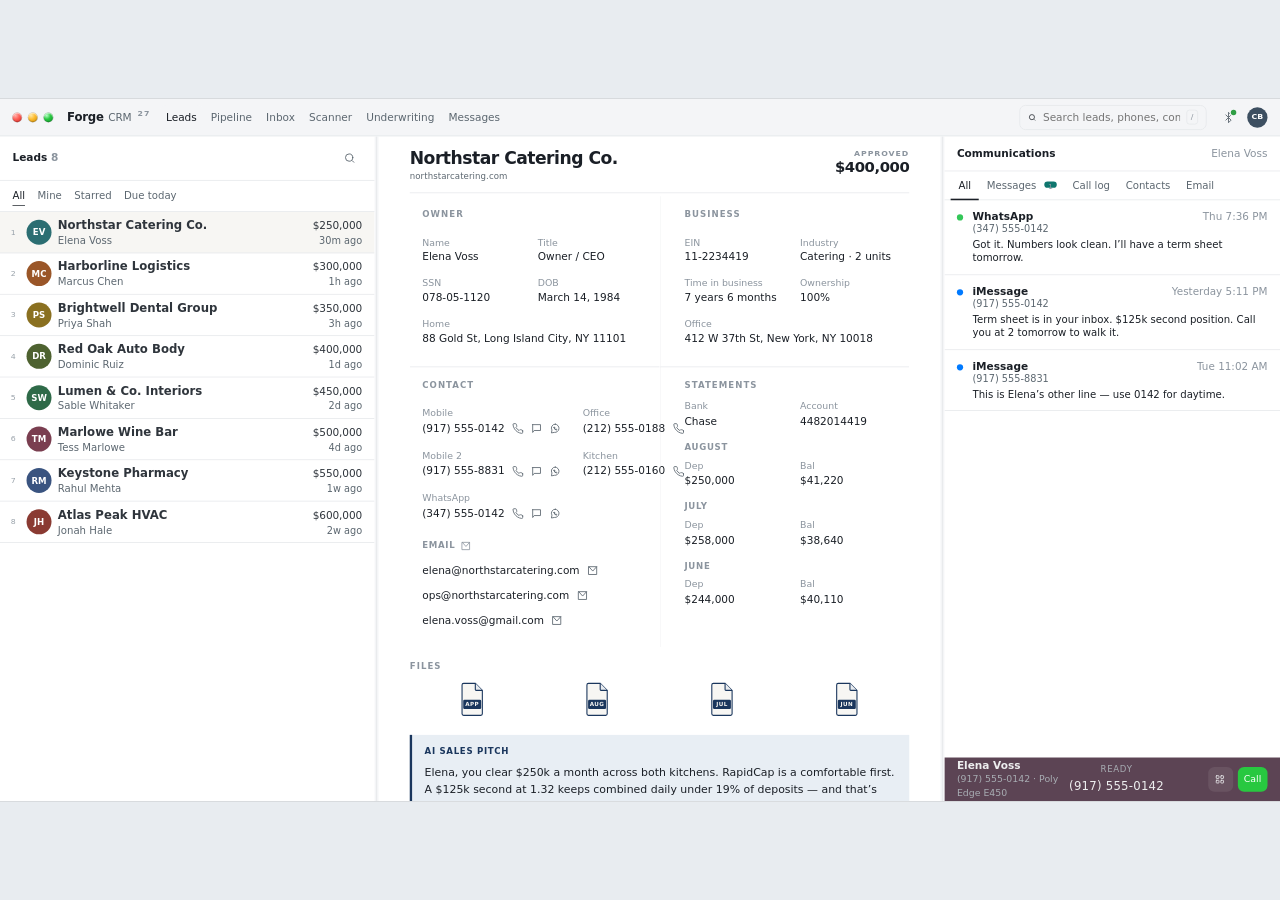
<file: index.html>
<!DOCTYPE html>
<html lang="en">
<head>
<!-- v27 -->
<meta charset="UTF-8" />
<meta http-equiv="Cache-Control" content="no-cache, no-store, must-revalidate" />
<meta http-equiv="Pragma" content="no-cache" />
<meta name="viewport" content="width=device-width, initial-scale=1, maximum-scale=1, user-scalable=no, viewport-fit=cover" />
<meta name="apple-mobile-web-app-capable" content="yes" />
<meta name="mobile-web-app-capable" content="yes" />
<title>Leads · Forge CRM</title>
<script>(function(){var vv=window.visualViewport,w=(vv&&vv.width)||window.innerWidth||1640,h=(vv&&vv.height)||window.innerHeight||900,s=Math.min(w/1640,h/900);if(!(s>0.05))s=1;var x=Math.max(0,(w-1640*s)/2),y=Math.max(0,(h-900*s)/2);var r=document.documentElement;r.style.setProperty("--app-scale",String(s));r.style.setProperty("--app-h","900px");r.style.setProperty("--app-x",x+"px");r.style.setProperty("--app-y",y+"px");})();</script>
<link rel="stylesheet" href="css/desk.css?v=v27" />
<link rel="stylesheet" href="css/desk-more.css?v=v27" />
<link rel="stylesheet" href="css/pages.css?v=v27" />
<link rel="stylesheet" href="css/viewer.css?v=v27" />
</head>
<body>
<div id="stage"><div class="app" id="app">
<header class="header">
<div class="traffic" aria-hidden="true"><b class="r"></b><b class="y"></b><b class="g"></b></div>
<div class="word">Forge<span>CRM</span><small class="ver">27</small></div>
<nav class="nav-links"><a href="index.html" class="on">Leads</a><a href="pipeline.html">Pipeline</a><a href="inbox.html">Inbox</a><a href="scanner.html">Scanner</a><a href="underwriting.html">Underwriting</a><a href="messages.html">Messages</a></nav>
<label class="search"><svg width="14" height="14" viewBox="0 0 24 24" fill="none" stroke="currentColor" stroke-width="2"><circle cx="11" cy="11" r="7"/><path d="M20 20l-3-3"/></svg><input id="q" placeholder="Search leads, phones, companies" autocomplete="off" /><kbd>/</kbd></label>
<div class="header-actions"><span class="live" id="livePill"><i></i> On a call</span>
<button type="button" class="bt-btn off" id="btBtn" data-act="devices" title="Phones"><svg width="16" height="16" viewBox="0 0 24 24" fill="none" stroke="currentColor" stroke-width="1.75" stroke-linecap="round" stroke-linejoin="round"><path d="M7 7l10 10-5 5V2l5 5L7 17"/></svg><i></i></button>
<div class="avatar" title="Cole Brennan">CB</div></div></header>
<div class="main" id="main">
<aside class="rail" id="rail"><div class="empty" style="padding:28px 20px">Loading desk…</div></aside>
<div class="handle" data-side="rail"></div>
<section class="desk" id="desk"></section>
<div class="handle" data-side="dock"></div>
<aside class="dock" id="dock"></aside>
</div></div></div>
<div class="pad-pop" id="padPop"></div><div class="overlay" id="overlay"></div><div class="toast" id="toast"></div>
<script src="js/data.js?v=v27"></script><script src="js/data1.js?v=v27"></script><script src="js/data2.js?v=v27"></script><script src="js/data3.js?v=v27"></script>
<script src="js/view.js?v=v27"></script><script src="js/app0.js?v=v27"></script><script src="js/app1.js?v=v27"></script><script src="js/app2.js?v=v27"></script><script src="js/app3.js?v=v27"></script><script src="js/app4.js?v=v27"></script><script src="js/app5.js?v=v27"></script><script src="js/app6.js?v=v27"></script><script src="js/viewer.js?v=v27"></script>
</body></html>
</file>
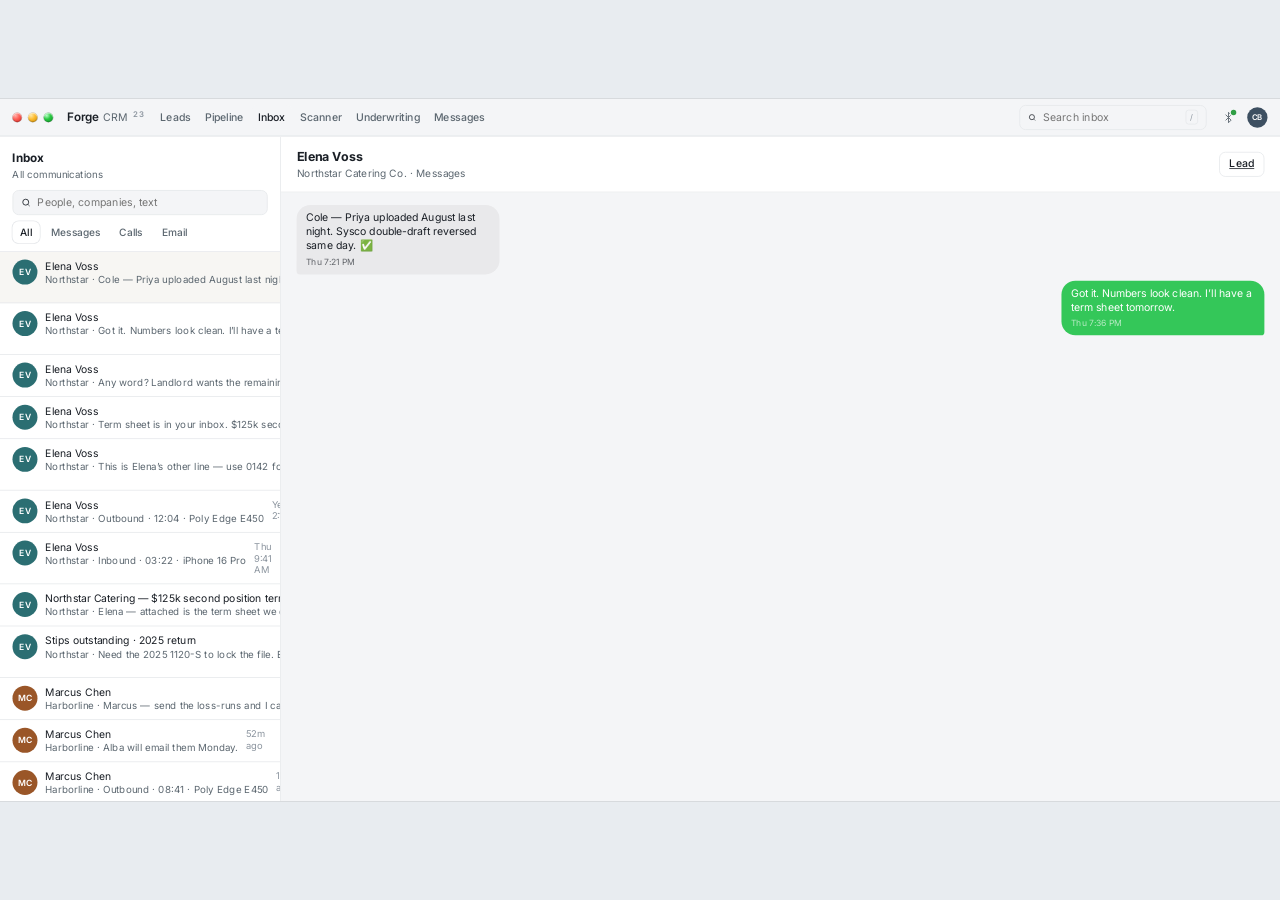
<file: inbox.html>
<!DOCTYPE html>
<html lang="en">
<head>
<!-- v23 -->
<meta charset="UTF-8" />
<meta http-equiv="Cache-Control" content="no-cache, no-store, must-revalidate" />
<meta http-equiv="Pragma" content="no-cache" />

<meta name="viewport" content="width=device-width, initial-scale=1, maximum-scale=1, user-scalable=no, viewport-fit=cover" />
<meta name="apple-mobile-web-app-capable" content="yes" />
<meta name="mobile-web-app-capable" content="yes" />
<meta name="apple-mobile-web-app-status-bar-style" content="default" />
<title>Inbox · Forge CRM</title>
<script>
(function(){var vv=window.visualViewport,w=(vv&&vv.width)||window.innerWidth||1640,h=(vv&&vv.height)||window.innerHeight||900,s=Math.min(w/1640,h/900);if(!(s>0.05))s=1;var x=Math.max(0,(w-1640*s)/2),y=Math.max(0,(h-900*s)/2);var r=document.documentElement;r.style.setProperty("--app-scale",String(s));r.style.setProperty("--app-h","900px");r.style.setProperty("--app-x",x+"px");r.style.setProperty("--app-y",y+"px");})();
</script>


<meta name="theme-color" content="#F3F5F7" />
<link rel="preconnect" href="https://fonts.googleapis.com" />
<link rel="preconnect" href="https://fonts.gstatic.com" crossorigin />
<link href="https://fonts.googleapis.com/css2?family=Inter:ital,wght@0,400;0,500;0,600;0,700;1,400&display=swap" rel="stylesheet" />
<link rel="stylesheet" href="css/desk.css?v=v23" />
<link rel="stylesheet" href="css/desk-more.css?v=v23" />
<link rel="stylesheet" href="css/pages.css?v=v23" />
</head>
<body>
<div id="stage">
<div class="app" id="app">
  <header class="header">
    <div class="traffic" aria-hidden="true"><b class="r"></b><b class="y"></b><b class="g"></b></div>
    <div class="word">Forge<span>CRM</span><small class="ver">23</small></div>
    <nav class="nav-links">
      <a href="index.html">Leads</a>
      <a href="pipeline.html">Pipeline</a>
      <a href="inbox.html" class="on">Inbox</a>
      <a href="scanner.html">Scanner</a>
      <a href="underwriting.html">Underwriting</a>
      <a href="messages.html">Messages</a>
    </nav>
    <label class="search">
      <svg width="14" height="14" viewBox="0 0 24 24" fill="none" stroke="currentColor" stroke-width="2"><circle cx="11" cy="11" r="7"/><path d="M20 20l-3-3"/></svg>
      <input id="q" placeholder="Search inbox" autocomplete="off" />
      <kbd>/</kbd>
    </label>
    <div class="header-actions">
      <span class="live" id="livePill"><i></i> On a call</span>
      <button type="button" class="bt-btn off" id="btBtn" data-act="devices" title="Phones" aria-label="Phones">
        <svg width="16" height="16" viewBox="0 0 24 24" fill="none" stroke="currentColor" stroke-width="1.75" stroke-linecap="round" stroke-linejoin="round"><path d="M7 7l10 10-5 5V2l5 5L7 17"/></svg>
        <i></i>
      </button>
      <div class="avatar" title="Cole Brennan">CB</div>
    </div>
  </header>
  <div class="work">
    <div class="split inbox">
      <aside class="side">
        <div class="side-head">
          <h2>Inbox</h2>
          <div class="meta">All communications</div>
          <label class="side-search">
            <svg width="14" height="14" viewBox="0 0 24 24" fill="none" stroke="currentColor" stroke-width="2"><circle cx="11" cy="11" r="7"/><path d="M20 20l-3-3"/></svg>
            <input id="inboxQ" placeholder="People, companies, text" autocomplete="off" />
          </label>
          <div class="chips" id="tabs" style="padding:8px 0 0">
            <button type="button" class="on" data-tab="all">All</button>
            <button type="button" data-tab="msg">Messages</button>
            <button type="button" data-tab="calls">Calls</button>
            <button type="button" data-tab="mail">Email</button>
          </div>
        </div>
        <div id="feed"></div>
      </aside>
      <div class="pane-col" id="detail"></div>
    </div>
  </div>
</div>
</div>
<div class="overlay" id="overlay"></div>
<div class="toast" id="toast"></div>
<script src="js/data.js?v=v23"></script>
<script src="js/data1.js?v=v23"></script>
<script src="js/data2.js?v=v23"></script>
<script src="js/data3.js?v=v23"></script>
<script src="js/view.js?v=v23"></script>
<script src="js/shared.js?v=v23"></script>
<script src="js/inbox.js?v=v23"></script>
</body>
</html>
</file>
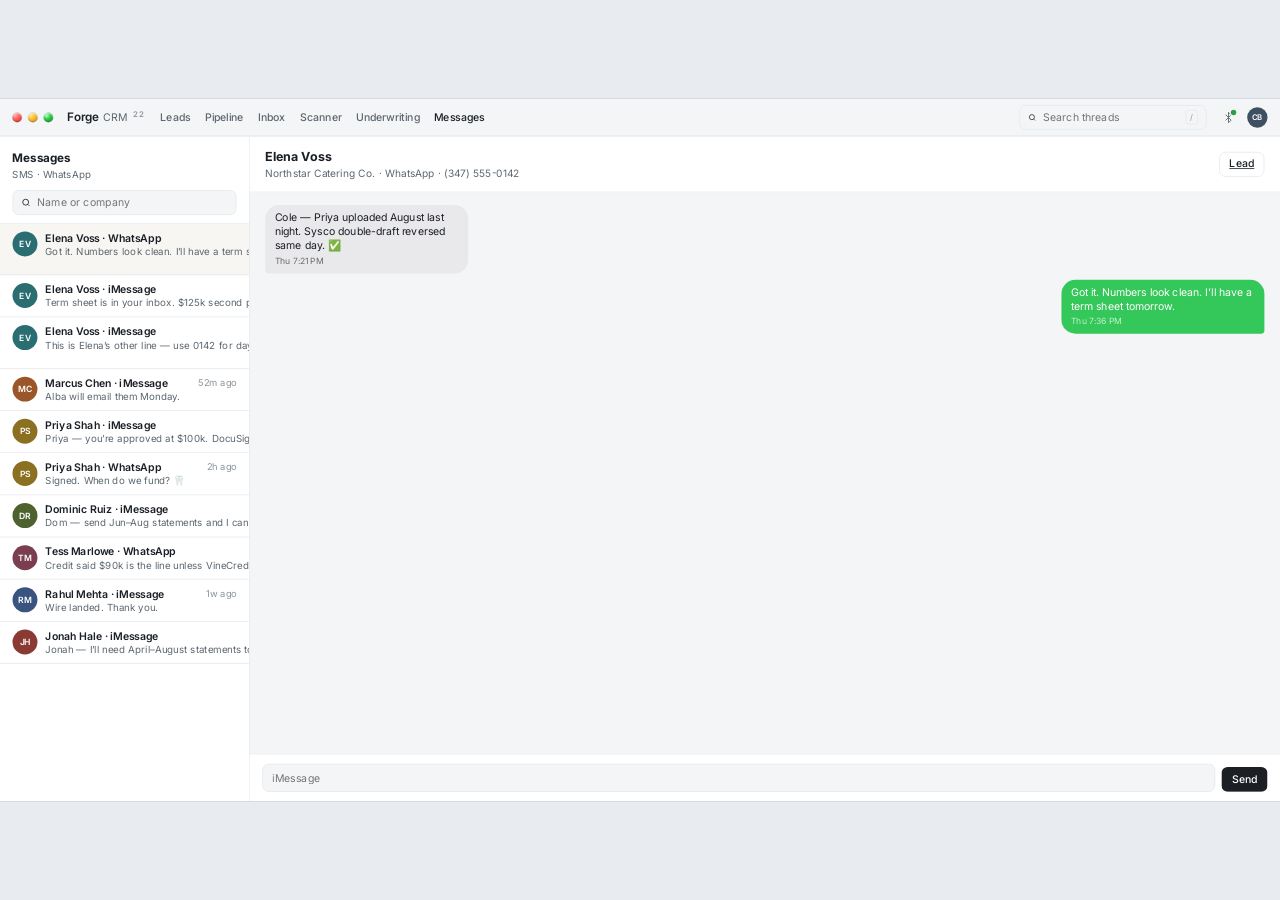
<file: messages.html>
<!DOCTYPE html>
<html lang="en">
<head>
<!-- desk22 -->
<meta charset="UTF-8" />
<meta http-equiv="Cache-Control" content="no-cache, no-store, must-revalidate" />
<meta http-equiv="Pragma" content="no-cache" />

<meta name="viewport" content="width=device-width, initial-scale=1, maximum-scale=1, user-scalable=no, viewport-fit=cover" />
<meta name="apple-mobile-web-app-capable" content="yes" />
<meta name="mobile-web-app-capable" content="yes" />
<meta name="apple-mobile-web-app-status-bar-style" content="default" />
<title>Messages · Forge CRM</title>
<script>
(function(){var vv=window.visualViewport,w=(vv&&vv.width)||window.innerWidth||1640,h=(vv&&vv.height)||window.innerHeight||900,s=Math.min(w/1640,h/900);if(!(s>0.05))s=1;var x=Math.max(0,(w-1640*s)/2),y=Math.max(0,(h-900*s)/2);var r=document.documentElement;r.style.setProperty("--app-scale",String(s));r.style.setProperty("--app-h","900px");r.style.setProperty("--app-x",x+"px");r.style.setProperty("--app-y",y+"px");})();
</script>


<meta name="theme-color" content="#F3F5F7" />
<link rel="preconnect" href="https://fonts.googleapis.com" />
<link rel="preconnect" href="https://fonts.gstatic.com" crossorigin />
<link href="https://fonts.googleapis.com/css2?family=Inter:ital,wght@0,400;0,500;0,600;0,700;1,400&display=swap" rel="stylesheet" />
<link rel="stylesheet" href="css/desk.css?v=desk22" />
<link rel="stylesheet" href="css/desk-more.css?v=desk22" />
<link rel="stylesheet" href="css/pages.css?v=desk22" />
</head>
<body>
<div id="stage">
<div class="app" id="app">
  <header class="header">
    <div class="traffic" aria-hidden="true"><b class="r"></b><b class="y"></b><b class="g"></b></div>
    <div class="word">Forge<span>CRM</span><small class="ver">22</small></div>
    <nav class="nav-links">
      <a href="index.html">Leads</a>
      <a href="pipeline.html">Pipeline</a>
      <a href="inbox.html">Inbox</a>
      <a href="scanner.html">Scanner</a>
      <a href="underwriting.html">Underwriting</a>
      <a href="messages.html" class="on">Messages</a>
    </nav>
    <label class="search">
      <svg width="14" height="14" viewBox="0 0 24 24" fill="none" stroke="currentColor" stroke-width="2"><circle cx="11" cy="11" r="7"/><path d="M20 20l-3-3"/></svg>
      <input id="q" placeholder="Search threads" autocomplete="off" />
      <kbd>/</kbd>
    </label>
    <div class="header-actions">
      <span class="live" id="livePill"><i></i> On a call</span>
      <button type="button" class="bt-btn off" id="btBtn" data-act="devices" title="Phones" aria-label="Phones">
        <svg width="16" height="16" viewBox="0 0 24 24" fill="none" stroke="currentColor" stroke-width="1.75" stroke-linecap="round" stroke-linejoin="round"><path d="M7 7l10 10-5 5V2l5 5L7 17"/></svg>
        <i></i>
      </button>
      <div class="avatar" title="Cole Brennan">CB</div>
    </div>
  </header>
  <div class="work">
    <div class="split">
      <aside class="side">
        <div class="side-head">
          <h2>Messages</h2>
          <div class="meta">SMS · WhatsApp</div>
          <label class="side-search">
            <svg width="14" height="14" viewBox="0 0 24 24" fill="none" stroke="currentColor" stroke-width="2"><circle cx="11" cy="11" r="7"/><path d="M20 20l-3-3"/></svg>
            <input id="msgQ" placeholder="Name or company" autocomplete="off" />
          </label>
        </div>
        <div id="convoList"></div>
      </aside>
      <div class="pane-col">
        <div class="thread-head" id="threadHead"></div>
        <div class="thread-wrap thread" id="thread"></div>
        <div class="composer">
          <input id="draft" placeholder="iMessage" autocomplete="off" />
          <button class="btn primary" id="send" type="button">Send</button>
        </div>
      </div>
    </div>
  </div>
</div>
</div>
<div class="overlay" id="overlay"></div>
<div class="toast" id="toast"></div>
<script src="js/data.js?v=desk22"></script>
<script src="js/data1.js?v=desk22"></script>
<script src="js/data2.js?v=desk22"></script>
<script src="js/data3.js?v=desk22"></script>
<script src="js/view.js?v=desk22"></script>
<script src="js/shared.js?v=desk22"></script>
<script src="js/messages.js?v=desk22"></script>
</body>
</html>
</file>
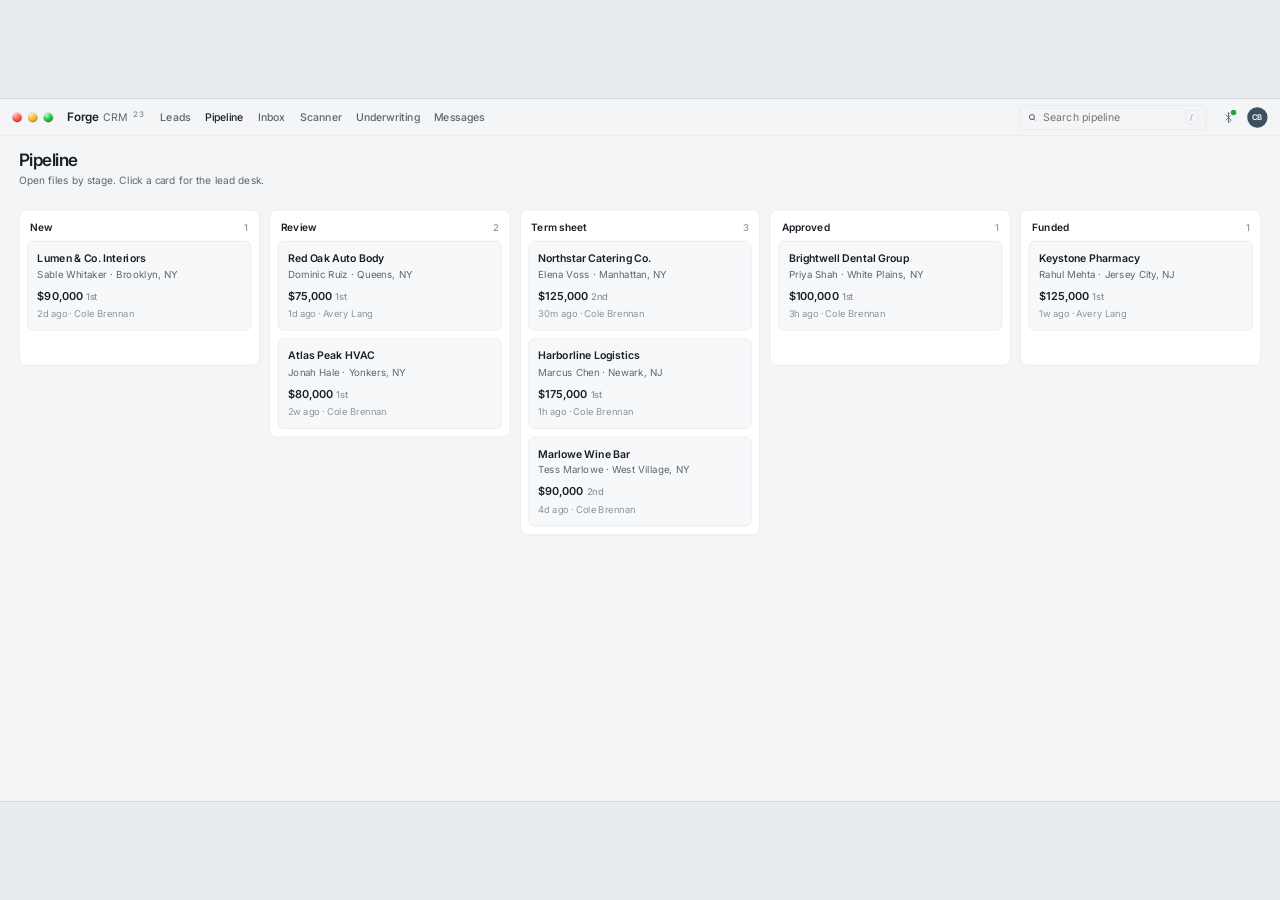
<file: pipeline.html>
<!DOCTYPE html>
<html lang="en">
<head>
<!-- v23 -->
<meta charset="UTF-8" />
<meta http-equiv="Cache-Control" content="no-cache, no-store, must-revalidate" />
<meta http-equiv="Pragma" content="no-cache" />

<meta name="viewport" content="width=device-width, initial-scale=1, maximum-scale=1, user-scalable=no, viewport-fit=cover" />
<meta name="apple-mobile-web-app-capable" content="yes" />
<meta name="mobile-web-app-capable" content="yes" />
<meta name="apple-mobile-web-app-status-bar-style" content="default" />
<title>Pipeline · Forge CRM</title>
<script>
(function(){var vv=window.visualViewport,w=(vv&&vv.width)||window.innerWidth||1640,h=(vv&&vv.height)||window.innerHeight||900,s=Math.min(w/1640,h/900);if(!(s>0.05))s=1;var x=Math.max(0,(w-1640*s)/2),y=Math.max(0,(h-900*s)/2);var r=document.documentElement;r.style.setProperty("--app-scale",String(s));r.style.setProperty("--app-h","900px");r.style.setProperty("--app-x",x+"px");r.style.setProperty("--app-y",y+"px");})();
</script>


<meta name="theme-color" content="#F3F5F7" />
<link rel="preconnect" href="https://fonts.googleapis.com" />
<link rel="preconnect" href="https://fonts.gstatic.com" crossorigin />
<link href="https://fonts.googleapis.com/css2?family=Inter:ital,wght@0,400;0,500;0,600;0,700;1,400&display=swap" rel="stylesheet" />
<link rel="stylesheet" href="css/desk.css?v=v23" />
<link rel="stylesheet" href="css/desk-more.css?v=v23" />
<link rel="stylesheet" href="css/pages.css?v=v23" />
</head>
<body>
<div id="stage">
<div class="app" id="app">
  <header class="header">
    <div class="traffic" aria-hidden="true"><b class="r"></b><b class="y"></b><b class="g"></b></div>
    <div class="word">Forge<span>CRM</span><small class="ver">23</small></div>
    <nav class="nav-links">
      <a href="index.html">Leads</a>
      <a href="pipeline.html" class="on">Pipeline</a>
      <a href="inbox.html">Inbox</a>
      <a href="scanner.html">Scanner</a>
      <a href="underwriting.html">Underwriting</a>
      <a href="messages.html">Messages</a>
    </nav>
    <label class="search">
      <svg width="14" height="14" viewBox="0 0 24 24" fill="none" stroke="currentColor" stroke-width="2"><circle cx="11" cy="11" r="7"/><path d="M20 20l-3-3"/></svg>
      <input id="q" placeholder="Search pipeline" autocomplete="off" />
      <kbd>/</kbd>
    </label>
    <div class="header-actions">
      <span class="live" id="livePill"><i></i> On a call</span>
      <button type="button" class="bt-btn off" id="btBtn" data-act="devices" title="Phones" aria-label="Phones">
        <svg width="16" height="16" viewBox="0 0 24 24" fill="none" stroke="currentColor" stroke-width="1.75" stroke-linecap="round" stroke-linejoin="round"><path d="M7 7l10 10-5 5V2l5 5L7 17"/></svg>
        <i></i>
      </button>
      <div class="avatar" title="Cole Brennan">CB</div>
    </div>
  </header>
  <div class="work">
    <div class="page-head">
      <div>
        <h1>Pipeline</h1>
        <div class="meta">Open files by stage. Click a card for the lead desk.</div>
      </div>
    </div>
    <div class="pipe" id="pipe"></div>
  </div>
</div>
</div>
<div class="overlay" id="overlay"></div>
<div class="toast" id="toast"></div>
<script src="js/data.js?v=v23"></script>
<script src="js/data1.js?v=v23"></script>
<script src="js/data2.js?v=v23"></script>
<script src="js/data3.js?v=v23"></script>
<script src="js/view.js?v=v23"></script>
<script src="js/shared.js?v=v23"></script>
<script src="js/pipeline.js?v=v23"></script>
</body>
</html>
</file>
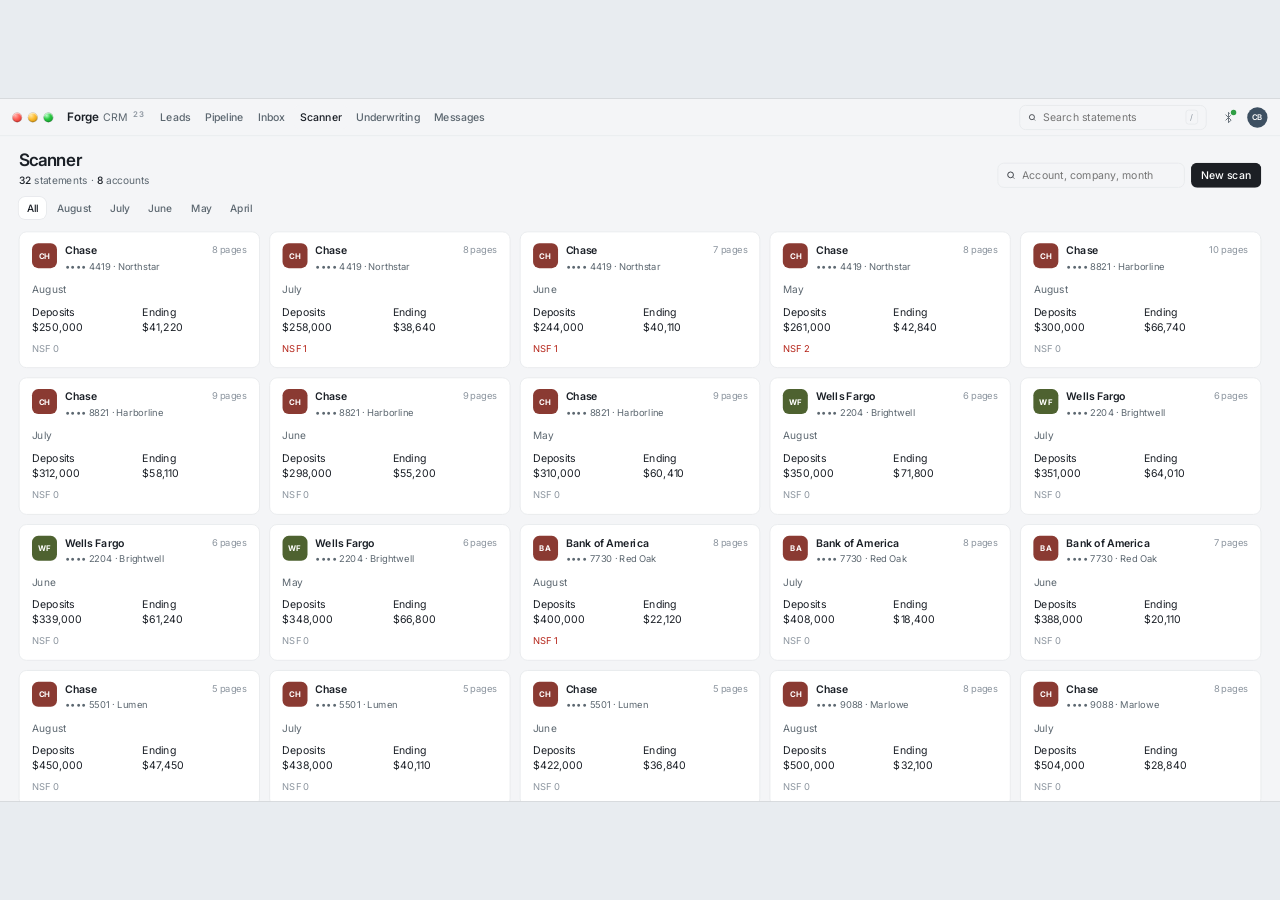
<file: scanner.html>
<!DOCTYPE html>
<html lang="en">
<head>
<!-- v23 -->
<meta charset="UTF-8" />
<meta http-equiv="Cache-Control" content="no-cache, no-store, must-revalidate" />
<meta http-equiv="Pragma" content="no-cache" />

<meta name="viewport" content="width=device-width, initial-scale=1, maximum-scale=1, user-scalable=no, viewport-fit=cover" />
<meta name="apple-mobile-web-app-capable" content="yes" />
<meta name="mobile-web-app-capable" content="yes" />
<meta name="apple-mobile-web-app-status-bar-style" content="default" />
<title>Scanner · Forge CRM</title>
<script>
(function(){var vv=window.visualViewport,w=(vv&&vv.width)||window.innerWidth||1640,h=(vv&&vv.height)||window.innerHeight||900,s=Math.min(w/1640,h/900);if(!(s>0.05))s=1;var x=Math.max(0,(w-1640*s)/2),y=Math.max(0,(h-900*s)/2);var r=document.documentElement;r.style.setProperty("--app-scale",String(s));r.style.setProperty("--app-h","900px");r.style.setProperty("--app-x",x+"px");r.style.setProperty("--app-y",y+"px");})();
</script>


<meta name="theme-color" content="#F3F5F7" />
<link rel="preconnect" href="https://fonts.googleapis.com" />
<link rel="preconnect" href="https://fonts.gstatic.com" crossorigin />
<link href="https://fonts.googleapis.com/css2?family=Inter:ital,wght@0,400;0,500;0,600;0,700;1,400&display=swap" rel="stylesheet" />
<link rel="stylesheet" href="css/desk.css?v=v23" />
<link rel="stylesheet" href="css/desk-more.css?v=v23" />
<link rel="stylesheet" href="css/pages.css?v=v23" />
</head>
<body>
<div id="stage">
<div class="app" id="app">
  <header class="header">
    <div class="traffic" aria-hidden="true"><b class="r"></b><b class="y"></b><b class="g"></b></div>
    <div class="word">Forge<span>CRM</span><small class="ver">23</small></div>
    <nav class="nav-links">
      <a href="index.html">Leads</a>
      <a href="pipeline.html">Pipeline</a>
      <a href="inbox.html">Inbox</a>
      <a href="scanner.html" class="on">Scanner</a>
      <a href="underwriting.html">Underwriting</a>
      <a href="messages.html">Messages</a>
    </nav>
    <label class="search">
      <svg width="14" height="14" viewBox="0 0 24 24" fill="none" stroke="currentColor" stroke-width="2"><circle cx="11" cy="11" r="7"/><path d="M20 20l-3-3"/></svg>
      <input id="q" placeholder="Search statements" autocomplete="off" />
      <kbd>/</kbd>
    </label>
    <div class="header-actions">
      <span class="live" id="livePill"><i></i> On a call</span>
      <button type="button" class="bt-btn off" id="btBtn" data-act="devices" title="Phones" aria-label="Phones">
        <svg width="16" height="16" viewBox="0 0 24 24" fill="none" stroke="currentColor" stroke-width="1.75" stroke-linecap="round" stroke-linejoin="round"><path d="M7 7l10 10-5 5V2l5 5L7 17"/></svg>
        <i></i>
      </button>
      <div class="avatar" title="Cole Brennan">CB</div>
    </div>
  </header>
  <div class="work">
    <div class="page-head">
      <div>
        <h1>Scanner</h1>
        <div class="meta" id="scanMeta"></div>
      </div>
      <div class="page-actions">
        <label class="search" style="margin:0">
          <svg width="14" height="14" viewBox="0 0 24 24" fill="none" stroke="currentColor" stroke-width="2"><circle cx="11" cy="11" r="7"/><path d="M20 20l-3-3"/></svg>
          <input id="scanQ" placeholder="Account, company, month" autocomplete="off" />
        </label>
        <button class="btn primary" id="newScan" type="button">New scan</button>
      </div>
    </div>
    <div class="chips" id="chips"></div>
    <div class="scroll"><div class="scan-grid" id="grid"></div></div>
  </div>
</div>
</div>
<div class="overlay" id="overlay"></div>
<div class="toast" id="toast"></div>
<script src="js/data.js?v=v23"></script>
<script src="js/data1.js?v=v23"></script>
<script src="js/data2.js?v=v23"></script>
<script src="js/data3.js?v=v23"></script>
<script src="js/view.js?v=v23"></script>
<script src="js/shared.js?v=v23"></script>
<script src="js/scanner.js?v=v23"></script>
</body>
</html>
</file>
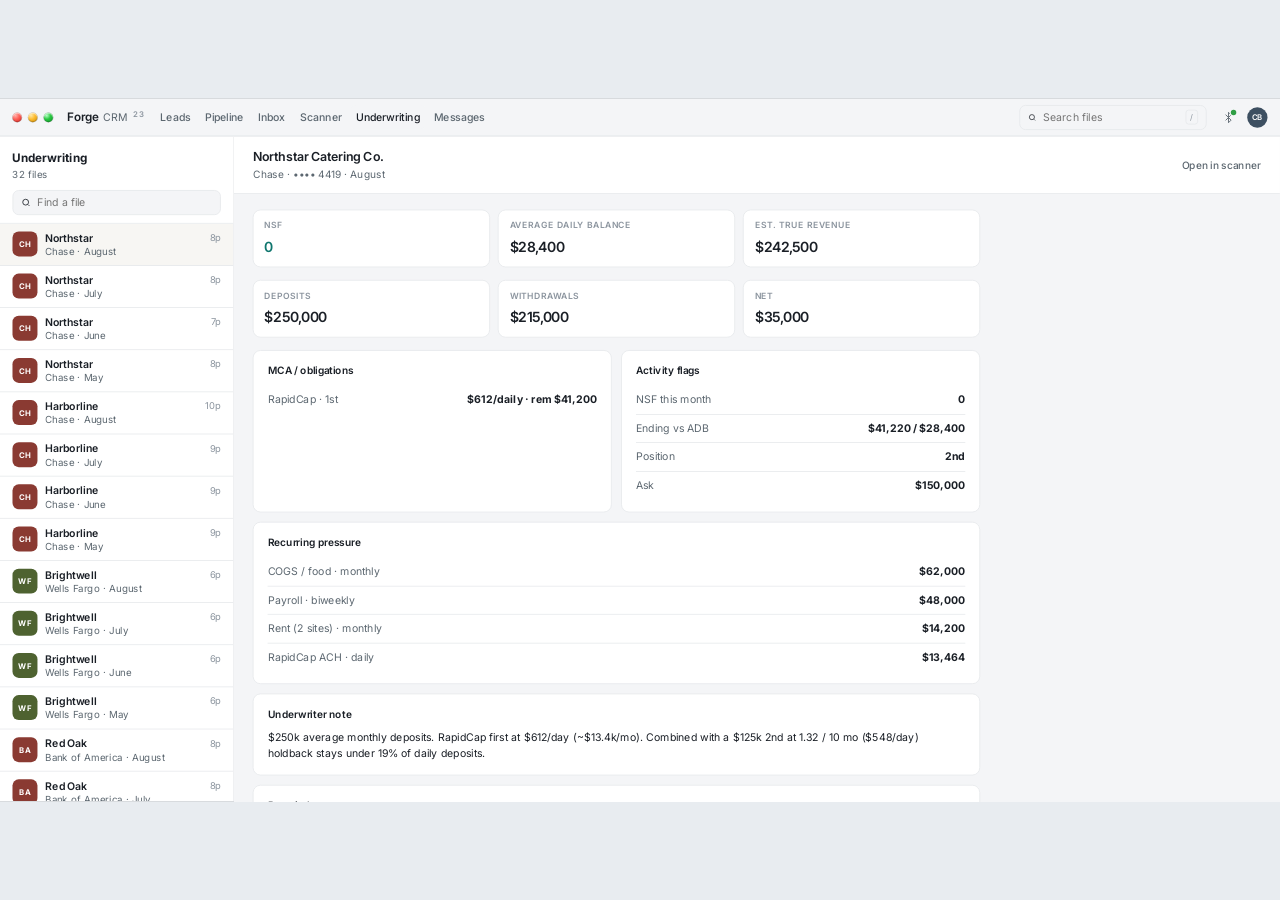
<file: underwriting.html>
<!DOCTYPE html>
<html lang="en">
<head>
<!-- v23 -->
<meta charset="UTF-8" />
<meta http-equiv="Cache-Control" content="no-cache, no-store, must-revalidate" />
<meta http-equiv="Pragma" content="no-cache" />

<meta name="viewport" content="width=device-width, initial-scale=1, maximum-scale=1, user-scalable=no, viewport-fit=cover" />
<meta name="apple-mobile-web-app-capable" content="yes" />
<meta name="mobile-web-app-capable" content="yes" />
<meta name="apple-mobile-web-app-status-bar-style" content="default" />
<title>Underwriting · Forge CRM</title>
<script>
(function(){var vv=window.visualViewport,w=(vv&&vv.width)||window.innerWidth||1640,h=(vv&&vv.height)||window.innerHeight||900,s=Math.min(w/1640,h/900);if(!(s>0.05))s=1;var x=Math.max(0,(w-1640*s)/2),y=Math.max(0,(h-900*s)/2);var r=document.documentElement;r.style.setProperty("--app-scale",String(s));r.style.setProperty("--app-h","900px");r.style.setProperty("--app-x",x+"px");r.style.setProperty("--app-y",y+"px");})();
</script>


<meta name="theme-color" content="#F3F5F7" />
<link rel="preconnect" href="https://fonts.googleapis.com" />
<link rel="preconnect" href="https://fonts.gstatic.com" crossorigin />
<link href="https://fonts.googleapis.com/css2?family=Inter:ital,wght@0,400;0,500;0,600;0,700;1,400&display=swap" rel="stylesheet" />
<link rel="stylesheet" href="css/desk.css?v=v23" />
<link rel="stylesheet" href="css/desk-more.css?v=v23" />
<link rel="stylesheet" href="css/pages.css?v=v23" />
</head>
<body>
<div id="stage">
<div class="app" id="app">
  <header class="header">
    <div class="traffic" aria-hidden="true"><b class="r"></b><b class="y"></b><b class="g"></b></div>
    <div class="word">Forge<span>CRM</span><small class="ver">23</small></div>
    <nav class="nav-links">
      <a href="index.html">Leads</a>
      <a href="pipeline.html">Pipeline</a>
      <a href="inbox.html">Inbox</a>
      <a href="scanner.html">Scanner</a>
      <a href="underwriting.html" class="on">Underwriting</a>
      <a href="messages.html">Messages</a>
    </nav>
    <label class="search">
      <svg width="14" height="14" viewBox="0 0 24 24" fill="none" stroke="currentColor" stroke-width="2"><circle cx="11" cy="11" r="7"/><path d="M20 20l-3-3"/></svg>
      <input id="q" placeholder="Search files" autocomplete="off" />
      <kbd>/</kbd>
    </label>
    <div class="header-actions">
      <span class="live" id="livePill"><i></i> On a call</span>
      <button type="button" class="bt-btn off" id="btBtn" data-act="devices" title="Phones" aria-label="Phones">
        <svg width="16" height="16" viewBox="0 0 24 24" fill="none" stroke="currentColor" stroke-width="1.75" stroke-linecap="round" stroke-linejoin="round"><path d="M7 7l10 10-5 5V2l5 5L7 17"/></svg>
        <i></i>
      </button>
      <div class="avatar" title="Cole Brennan">CB</div>
    </div>
  </header>
  <div class="work">
    <div class="split uw">
      <aside class="side">
        <div class="side-head">
          <h2>Underwriting</h2>
          <div class="meta" id="fileCount"></div>
          <label class="side-search">
            <svg width="14" height="14" viewBox="0 0 24 24" fill="none" stroke="currentColor" stroke-width="2"><circle cx="11" cy="11" r="7"/><path d="M20 20l-3-3"/></svg>
            <input id="fileQ" placeholder="Find a file" autocomplete="off" />
          </label>
        </div>
        <div id="fileList"></div>
      </aside>
      <div class="pane-r">
        <div class="uw-bar" id="uwBar"></div>
        <div class="uw-body" id="uwBody"></div>
      </div>
    </div>
  </div>
</div>
</div>
<div class="overlay" id="overlay"></div>
<div class="toast" id="toast"></div>
<script src="js/data.js?v=v23"></script>
<script src="js/data1.js?v=v23"></script>
<script src="js/data2.js?v=v23"></script>
<script src="js/data3.js?v=v23"></script>
<script src="js/view.js?v=v23"></script>
<script src="js/shared.js?v=v23"></script>
<script src="js/underwriting.js?v=v23"></script>
</body>
</html>
</file>
<file: css/desk.css>
:root{--bg:#F4F5F7;--bg-2:#E8ECF0;--surface:#FFFFFF;--sunken:#F7F8FA;--fg:#1A1F26;--muted:#5C6770;--dim:#8B949E;--line:#E6E8EB;--accent:#1C1F24;--accent-2:#0E1014;--accent-soft:#F7F6F3;--ok:#0F766E;--bad:#B42318;--warn:#B45309;--ink:#1C1F24;--ink-fg:#EDEEEF;--dialer:#5C4454;--font:"Inter",ui-sans-serif,system-ui,sans-serif;--app-h:900px;--app-scale:1;--app-x:0px;--app-y:0px;--mono:"Inter",ui-sans-serif,system-ui,sans-serif;--header-h:48px;--dial-h:56px;--rail-w:480px;--dock-w:430px;--ease:cubic-bezier(0.22,1,0.36,1)}*{box-sizing:border-box;margin:0;padding:0}html,body{height:100%;max-height:100%;min-width:0;width:100%;overflow:hidden;touch-action:none;overscroll-behavior:none}html{-webkit-font-smoothing:antialiased;-webkit-text-size-adjust:100%;text-size-adjust:100%}body{font-family:var(--font);background:var(--bg-2);color:var(--fg);font-size:13.5px;line-height:1.45;overflow:hidden;width:100%}#stage{position:fixed;inset:0;overflow:hidden;touch-action:none;background:var(--bg-2);overscroll-behavior:none}button,[role="button"]{font-family:inherit;cursor:pointer;color:inherit}button:disabled{cursor:not-allowed;opacity:.45}input,textarea,select{font-family:inherit;font-size:13.5px}a{color:var(--fg)}svg{display:block}.num{font-variant-numeric:normal;font-family:var(--font);font-weight:500}.app{height:900px;max-height:900px;min-height:900px;display:grid;grid-template-rows:var(--header-h) 1fr;min-width:1640px;width:1640px;max-width:1640px;overflow:hidden;transform:translate(var(--app-x,0px),var(--app-y,0px)) scale(var(--app-scale,1));transform-origin:0 0;box-shadow:0 0 0 1px rgba(16,18,22,.14);background:var(--surface)}.header{display:flex;align-items:center;gap:12px;padding:0 16px;background:var(--bg);border-bottom:1px solid var(--line);z-index:20}.traffic{display:flex;gap:8px;align-items:center;padding-right:6px;flex-shrink:0}.traffic b{width:12px;height:12px;border-radius:50%;display:block;box-shadow:0 0 0 .5px rgba(0,0,0,.28),inset 0 1.2px 1.4px rgba(255,255,255,.62),inset 0 -1.2px 1.2px rgba(0,0,0,.22)}.traffic .r{background:radial-gradient(circle at 32% 28%,#ffb0aa 0%,#ff5f57 42%,#de3a34 78%)}.traffic .y{background:radial-gradient(circle at 32% 28%,#ffe7a3 0%,#febc2e 42%,#d89a16 80%)}.traffic .g{background:radial-gradient(circle at 32% 28%,#b6ffc4 0%,#28c840 42%,#18a332 80%)}.word{font-weight:600;font-size:15px;letter-spacing:-.02em}.word span{color:var(--muted);font-weight:400;margin-left:6px;font-size:13.5px}.nav-links{display:flex;align-items:center;gap:2px}.nav-links a{color:var(--muted);text-decoration:none;font-size:13.5px;font-weight:500;padding:6px 10px;border-radius:8px}.nav-links a.on,.nav-links a:hover{color:var(--fg);background:var(--bg)}.search{flex:1;min-width:0;max-width:420px;margin-left:auto;display:flex;align-items:center;gap:8px;background:var(--bg);border:1px solid var(--line);border-radius:8px;padding:0 10px;height:32px}.search input{border:0;background:transparent;outline:none;width:100%;color:var(--fg)}.search kbd{font-family:var(--font);font-size:10px;color:var(--dim);border:1px solid var(--line);border-radius:4px;padding:1px 5px}.header-actions{display:flex;align-items:center;gap:8px}.icon-btn{width:32px;height:32px;border:0;background:transparent;color:var(--muted);border-radius:8px;display:grid;place-items:center}.icon-btn:hover{background:var(--bg);color:var(--fg)}.avatar{width:26px;height:26px;border-radius:99px;display:grid;place-items:center;font-size:10px;font-weight:600;color:#fff;background:#3D4F61}.live{display:none;align-items:center;gap:6px;color:var(--ok);font-size:13px;font-weight:500}.live.show{display:inline-flex}.live i{width:6px;height:6px;border-radius:99px;background:var(--ok);animation:pulse 1.4s ease-in-out infinite}@keyframes pulse{50%{opacity:.35}}.main{min-height:0;display:grid;grid-template-columns:var(--rail-w) 5px minmax(0,1fr) 5px var(--dock-w);background:var(--bg);overflow:hidden;min-width:0;width:100%}.handle{cursor:col-resize;background:transparent;position:relative;z-index:8}.handle::before{content:"";position:absolute;inset:0 -5px;z-index:1}.handle:hover,.handle.drag{background:rgba(28,31,36,.12)}.handle::after{content:"";position:absolute;top:0;bottom:0;left:2px;width:1px;background:var(--line)}.pane{min-height:0;overflow:auto}.pane,.desk-scroll,.dock-body,.lead-list,.lb-stage,.thread{scrollbar-width:thin;scrollbar-color:transparent transparent}.pane:hover,.desk-scroll:hover,.dock-body:hover,.lead-list:hover,.lb-stage:hover,.thread:hover,.pane:focus-within,.desk-scroll:focus-within,.dock-body:focus-within,.lead-list:focus-within,.thread:focus-within{scrollbar-color:#C5CAD0 transparent}.pane::-webkit-scrollbar,.desk-scroll::-webkit-scrollbar,.dock-body::-webkit-scrollbar,.lead-list::-webkit-scrollbar,.lb-stage::-webkit-scrollbar,.thread::-webkit-scrollbar{width:4px;height:4px}.pane::-webkit-scrollbar-thumb,.desk-scroll::-webkit-scrollbar-thumb,.dock-body::-webkit-scrollbar-thumb,.lead-list::-webkit-scrollbar-thumb,.lb-stage::-webkit-scrollbar-thumb,.thread::-webkit-scrollbar-thumb{background:transparent;border-radius:99px}.pane:hover::-webkit-scrollbar-thumb,.desk-scroll:hover::-webkit-scrollbar-thumb,.dock-body:hover::-webkit-scrollbar-thumb,.lead-list:hover::-webkit-scrollbar-thumb,.lb-stage:hover::-webkit-scrollbar-thumb,.thread:hover::-webkit-scrollbar-thumb,.pane:focus-within::-webkit-scrollbar-thumb,.desk-scroll:focus-within::-webkit-scrollbar-thumb,.dock-body:focus-within::-webkit-scrollbar-thumb,.lead-list:focus-within::-webkit-scrollbar-thumb,.thread:focus-within::-webkit-scrollbar-thumb{background:#C5CAD0}.rail,.dock{display:flex;flex-direction:column;min-height:0;height:100%;min-width:0;max-width:100%;background:var(--surface);overflow:hidden}.rail{border-right:0}.desk{display:flex;flex-direction:column;min-width:0;min-height:0;height:100%;background:var(--surface);container-type:inline-size;container-name:desk}.dock{position:relative}.rail-head,.dock-head{padding:12px 16px;border-bottom:1px solid var(--line);display:flex;align-items:center;gap:8px;flex-shrink:0;position:relative}.rail-head h2,.dock-head h2{font-size:13.5px;font-weight:600}.filters{display:flex;gap:16px;padding:8px 16px;border-bottom:1px solid var(--line);flex-shrink:0}.chip{border:0;background:transparent;color:var(--muted);padding:4px 0;font-size:13px;font-weight:500;box-shadow:0 1px 0 transparent}.chip.on{color:var(--fg);box-shadow:0 1px 0 var(--fg)}.lead-list{flex:1;min-height:0;overflow:auto;overflow-x:hidden}.lead-row{width:100%;text-align:left;border:0;background:transparent;display:grid;grid-template-columns:18px 32px 1fr auto;gap:8px;padding:8px 16px 8px 8px;border-bottom:1px solid var(--line);align-items:center;position:relative;color:var(--fg)}.lead-row:hover{background:var(--sunken)}.lead-row.on{background:var(--accent-soft)}.lead-row .idx{position:static;font-size:10px;color:#9AA3AB;font-family:var(--font);line-height:1;pointer-events:none;text-align:center;font-weight:500}.lead-row .co{font-weight:600;font-size:15px;line-height:1.25;color:#2F353C}.lead-row .nm{font-size:13px;color:var(--muted);margin-top:2px;font-weight:400}.lead-row .right{text-align:right;display:flex;flex-direction:column;align-items:flex-end;padding-top:1px}.lead-row .amt,.lead-row .amt .num{font-size:13.5px;font-weight:500;font-family:var(--font);letter-spacing:-.01em;color:#2F353C}.lead-row .ago{font-size:12.5px;color:var(--muted);margin-top:4px}.av{width:32px;height:32px;border-radius:8px;display:grid;place-items:center;font-size:10px;font-weight:600;color:#fff;flex-shrink:0;margin-top:0}.desk-scroll{flex:1;min-height:0;overflow:auto;overflow-x:hidden}.rec-head{padding:18px 40px 8px}.rec-head h1{font-size:22px;font-weight:600;letter-spacing:-.03em;line-height:1.2}.rec-head .who{font-size:13.5px;color:var(--muted);margin-top:4px;font-weight:400}.rec-head .meta{font-size:13px;font-weight:400;color:var(--muted);margin-top:6px;line-height:1.5}.line{display:flex;align-items:center;gap:12px;min-height:32px;padding:7px 0}.line .lab{width:18px;flex-shrink:0;font-size:13px;color:var(--dim);font-family:var(--font)}.cgroup + .cgroup{margin-top:12px;padding-top:12px;border-top:1px solid var(--line)}.cgroup h4{font-size:11px;letter-spacing:.08em;text-transform:uppercase;color:var(--dim);font-weight:600;margin:0 0 8px}.line .val{font-weight:500;letter-spacing:-.01em;white-space:nowrap}.qacts{display:flex;gap:2px;align-items:center;margin-left:8px}.qacts button{width:22px;height:22px;border:0;background:transparent;color:var(--muted);border-radius:4px;display:grid;place-items:center;padding:0}.qacts button:hover{background:var(--bg);color:var(--fg)}
.rail-search{margin-left:auto;position:relative}.rail-drop{position:absolute;top:calc(100% + 6px);left:12px;right:12px;z-index:14;background:#fff;border:1px solid var(--line);box-shadow:0 10px 28px rgba(16,18,22,.08);padding:8px}.rail-drop input{width:100%;height:32px;border:1px solid var(--line);padding:0 10px;outline:none;background:#fff;font-size:13.5px;color:var(--fg)}.rail-drop input:focus{border-color:#C5CAD0}
</file>
<file: css/desk-more.css>
.pitch{font-size:13.5px;line-height:1.55;color:var(--fg)}.activity-foot .ev{display:grid;grid-template-columns:120px 1fr;gap:12px;padding:8px 0;border-bottom:1px solid var(--line)}.activity-foot .when{font-size:13px;color:var(--dim)}.files{display:flex;gap:16px;flex-wrap:wrap}.file{border:0;background:transparent;color:var(--fg);display:flex;flex-direction:column;align-items:center;gap:6px;width:72px;font-size:12px;color:var(--muted)}.file .ico{width:34px;height:40px;border-radius:3px;background:var(--surface);border:1px solid var(--line);display:grid;place-items:center;font-size:8px;font-weight:700;color:var(--bad);position:relative}.file .ico::after{content:"";position:absolute;top:0;right:0;border-width:0 7px 7px 0;border-style:solid;border-color:var(--bg-2) var(--bg) var(--bg-2) var(--bg-2)}.note p{margin-top:6px}.linkish{border:0;background:transparent;color:var(--fg);font-size:13.5px;font-weight:500;padding:0;text-decoration:underline;text-underline-offset:3px;margin-top:8px}.ev{padding:0 0 12px}.ev .when{font-size:13px;color:var(--dim)}.num-switch{display:flex;flex-wrap:wrap;gap:6px;padding:8px 16px;border-bottom:1px solid var(--line);flex-shrink:0}.num-switch button{border:1px solid var(--line);background:transparent;color:var(--muted);height:26px;padding:0 8px;border-radius:6px;font-size:12px}.num-switch button.on{color:var(--fg);border-color:var(--fg)}.dock-tabs{display:flex;gap:0;padding:0 8px;border-bottom:1px solid var(--line);flex-shrink:0}.dock-tabs button{border:0;background:transparent;color:var(--muted);padding:10px 10px;font-size:13px;font-weight:500;white-space:nowrap;border-bottom:2px solid transparent;margin-bottom:-1px}.dock-tabs button.on{color:var(--fg);border-bottom-color:var(--fg)}.dock-body{flex:1;min-height:0;overflow:auto;display:flex;flex-direction:column}.thread{padding:14px 16px 10px;display:flex;flex-direction:column;gap:8px;flex:1}.bubble{max-width:260px;padding:7px 12px 8px;border-radius:18px;font-size:13.5px;line-height:1.35;font-weight:400;letter-spacing:-.01em}.bubble.in{background:#E9E9EB;color:#1A1F26;align-self:flex-start;border-bottom-left-radius:4px}.bubble.out{background:#007AFF;color:#fff;align-self:flex-end;border-bottom-right-radius:4px}.bubble.out.sms-green,.bubble.out.wa{background:#34C759;color:#fff}.bubble.wa.in{background:#E9E9EB;color:#1A1F26}.bubble .t{font-size:11px;font-weight:400;opacity:.62;margin-top:3px}.bubble.out .t{color:rgba(255,255,255,.72);opacity:1}.composer{padding:10px 14px 12px;border-top:1px solid var(--line);display:flex;gap:8px;align-items:flex-end}.composer textarea{flex:1;border:1px solid var(--line);border-radius:18px;padding:8px 12px;min-height:40px;max-height:100px;resize:none;outline:none;background:var(--sunken)}.btn{border:1px solid var(--line);background:var(--surface);color:var(--fg);height:32px;padding:0 12px;border-radius:8px;font-size:13.5px;font-weight:500;display:inline-flex;align-items:center;gap:6px}.btn:hover{background:var(--sunken)}.btn.primary{background:var(--accent);color:#fff;border-color:transparent}.btn.primary:hover{background:var(--accent-2)}.btn.ghost{border-color:transparent}.mail{padding:12px 16px;border-bottom:1px solid var(--line);width:100%;text-align:left;background:transparent;border-left:0;border-right:0;border-top:0}.mail .sub{font-weight:600}.mail .pre{color:var(--muted);margin-top:4px}.call-row{padding:12px 16px;border-bottom:1px solid var(--line)}.unread{display:inline-block;min-width:16px;text-align:center;font-size:10px;color:var(--dim)}.dialer{height:var(--dial-h);flex-shrink:0;background:var(--dialer);color:var(--ink-fg);display:grid;grid-template-columns:1.2fr auto 1.1fr;align-items:center;gap:10px;padding:0 16px;min-width:0;width:100%;z-index:12}.dialer .who .nm{font-weight:600;font-size:13.5px;line-height:1.2}.dialer .who .sub{font-size:12px;color:#A8ADB3;margin-top:2px}.dialer .lcd{text-align:center;font-family:var(--font);font-size:15px;letter-spacing:.02em}.dialer .lcd .st{font-family:var(--font);font-size:11px;color:#A8ADB3;letter-spacing:.08em;text-transform:uppercase;margin-bottom:2px}.dacts{display:flex;justify-content:flex-end;gap:6px}.dacts button{height:32px;min-width:32px;padding:0 8px;border:0;border-radius:8px;background:rgba(255,255,255,.08);color:var(--ink-fg);font-size:12px;font-weight:500;display:inline-flex;align-items:center;gap:4px}.dacts button:hover{background:rgba(255,255,255,.14)}.dacts button.on{background:#fff;color:var(--ink)}.dacts .callgo{background:#28c840;color:#fff}.dacts .hang{background:#E24B4A;color:#fff}.pad-pop{display:none;position:fixed;z-index:35;width:228px;padding:10px;background:#111418;border-radius:16px;box-shadow:0 18px 40px rgba(0,0,0,.35)}.pad-pop.open{display:block}.pad{display:grid;grid-template-columns:repeat(3,1fr);gap:6px}.pad button{height:44px;border:0;background:#1C2128;color:#F3F4F6;border-radius:10px;font-size:18px;font-weight:500;display:flex;flex-direction:column;align-items:center;justify-content:center;line-height:1}.pad button small{font-size:8px;color:#8B949E;letter-spacing:.12em;margin-top:2px;font-weight:400}.overlay{position:fixed;inset:0;background:rgba(16,24,32,.46);display:none;align-items:center;justify-content:center;z-index:40;padding:24px}.overlay.open{display:flex}.viewer{width:min(1040px,96vw);height:min(92dvh,980px);background:#2C3036;border-radius:10px;display:flex;flex-direction:column;overflow:hidden;box-shadow:0 24px 64px rgba(16,24,32,.4)}.viewer-bar{height:40px;flex-shrink:0;display:flex;align-items:center;gap:8px;padding:0 10px;background:#1C1F24;color:#EDEEEF;font-size:13px}.viewer-bar .fn{font-weight:500;margin-left:4px;flex:1;min-width:0;white-space:nowrap;overflow:hidden;text-overflow:ellipsis}.viewer-bar .pg{color:#A8ADB3;font-variant-numeric:tabular-nums}.viewer-bar button{height:26px;min-width:26px;padding:0 8px;border:0;border-radius:6px;background:transparent;color:#EDEEEF;display:grid;place-items:center}.viewer-bar button:hover{background:rgba(255,255,255,.08)}.viewer-bar .z{color:#A8ADB3;font-family:var(--font);font-size:12px;min-width:42px;text-align:center}.viewer-stage{flex:1;min-height:0;overflow:auto;display:grid;justify-items:center;align-content:start;padding:20px;background:#3A4148}.letter-wrap{position:relative}.letter{width:816px;height:1056px;background:#F6F3EC;color:#1A1814;font-family:"IBM Plex Sans",ui-sans-serif,system-ui,sans-serif;box-shadow:0 8px 28px rgba(0,0,0,.28);transform-origin:top left;padding:54px 64px 48px;position:relative}.letter::before{content:"";position:absolute;inset:0;pointer-events:none;background:repeating-linear-gradient(0deg,transparent,transparent 3px,rgba(40,30,10,.015) 3px,rgba(40,30,10,.015) 4px)}.letter .bank{font-size:11px;letter-spacing:.14em;font-weight:600}.letter h2{font-size:16px;font-weight:600;margin:8px 0 16px}.letter table{width:100%;border-collapse:collapse;font-size:12px}.letter td,.letter th{text-align:left;padding:5px 0;border-bottom:1px solid #E4DFD4}.letter .end{font-family:var(--font);font-weight:600;font-size:13px}.letter .stamp{position:absolute;top:36px;right:48px;font-size:10px;letter-spacing:.1em;color:#8A8478}.modal{background:var(--surface);border-radius:14px;width:min(560px,100%);max-height:88dvh;overflow:auto;box-shadow:0 16px 40px rgba(16,24,32,.16);padding:20px}.modal.wide{width:min(720px,100%)}.compose-row{display:grid;grid-template-columns:48px 1fr;gap:8px;align-items:center;padding:6px 0;border-bottom:1px solid var(--line)}.compose-row label{font-size:13px;color:var(--dim)}.compose-row input{border:0;outline:none;width:100%;padding:4px 0;background:transparent}.tb{display:flex;gap:4px;padding:8px 0;flex-wrap:wrap}.tb button,.tb select{height:28px;border:1px solid var(--line);background:var(--surface);border-radius:6px;padding:0 8px;font-size:12px}.editor{min-height:280px;border:1px solid var(--line);border-radius:8px;padding:10px;outline:none;background:var(--sunken)}.toast{position:fixed;left:50%;bottom:24px;transform:translateX(-50%);background:var(--fg);color:#fff;padding:10px 14px;border-radius:10px;font-size:13.5px;z-index:50;display:none;max-width:90%}.toast.show{display:block}.muted{color:var(--muted)}.dim{color:var(--dim)}.ok{color:var(--ok)}.empty{padding:32px 16px;text-align:center;color:var(--muted)}.row-between{display:flex;justify-content:space-between;align-items:center;gap:8px}@media (prefers-reduced-motion:reduce){*,*::before,*::after{animation-duration:.01ms !important;transition-duration:.01ms !important}}
.bt-btn{position:relative;width:32px;height:32px;border:0;background:transparent;color:var(--muted);border-radius:8px;display:grid;place-items:center}
.bt-btn:hover{background:var(--surface);color:var(--fg)}
.bt-btn i{position:absolute;top:6px;right:6px;width:7px;height:7px;border-radius:99px;box-shadow:0 0 0 1.5px var(--bg)}
.bt-btn.on i{background:#2F9E44}
.bt-btn.off i{background:#C23B32}
.bt-btn svg{display:block}
.rec-head{display:flex;align-items:flex-start;justify-content:space-between;gap:28px;padding:16px 40px 14px;position:relative}
.rec-head::after{content:"";position:absolute;left:40px;right:40px;width:auto;bottom:0;height:1px;background:#E6E8EB}
.rec-main{min-width:0;flex:1}
.rec-title{display:flex;align-items:baseline;gap:12px;flex-wrap:wrap}
.rec-title h1{font-size:22px;font-weight:650;letter-spacing:-.03em;line-height:1.2;color:#1A1F26}
.rec-main .web{display:block;font-size:11px;color:var(--muted);font-weight:400;text-decoration:none;margin-top:3px;line-height:1.2;letter-spacing:.01em}
.rec-main .web:hover{color:var(--fg)}
.money{display:flex;flex-direction:column;align-items:flex-end;gap:1px;flex-shrink:0;padding:0;border:0}
.money .k{font-size:10px;letter-spacing:.12em;text-transform:uppercase;color:var(--dim);font-weight:600;line-height:1.2}
.money .v,.money .v .num{font-size:19px;font-weight:600;font-family:var(--font);letter-spacing:-.03em;margin:0;line-height:1.1;color:#1A1F26}
.money .asked{display:none}
.sheet-x{display:grid;grid-template-columns:1fr 1fr;grid-template-rows:auto auto;margin:4px 40px 0;align-items:stretch;position:relative;border:0;background:transparent}
.quad{padding:16px 20px 18px;min-width:0;min-height:0;display:flex;flex-direction:column;position:relative;border-top:0}
.sheet-x > .quad:nth-of-type(1),
.sheet-x > .quad:nth-of-type(3){padding:16px 32px 18px 16px}
.sheet-x > .quad:nth-of-type(2),
.sheet-x > .quad:nth-of-type(4){padding:16px 16px 18px 32px}
.sheet-x > .quad:nth-of-type(2),
.sheet-x > .quad:nth-of-type(4){box-shadow:inset 1px 0 0 #E6E8EB}
.quad h3{font-size:11px;letter-spacing:.12em;text-transform:uppercase;color:#8B949E;font-weight:600;margin:0 0 12px;padding:0;border:0;width:100%}
.pair{display:grid;grid-template-columns:1fr 1fr;gap:10px 24px;padding:8px 0;border:0;box-shadow:none}
.pair.one{grid-template-columns:1fr}
.pair.one .kv .v,.pair.one .kv .vt{white-space:nowrap;overflow:hidden;text-overflow:ellipsis}
.kv .k{font-size:12px;color:var(--dim);line-height:1.3}
.kv .v{font-size:13.5px;font-weight:500;margin-top:1px;display:flex;align-items:center;gap:6px;min-width:0;flex-wrap:nowrap}
.kv .vt{min-width:0;overflow:hidden;text-overflow:ellipsis;white-space:nowrap}
.kv .v .qacts{margin-left:2px;flex-shrink:0}
.dline{display:none !important;height:0 !important;margin:0 !important;padding:0 !important;border:0 !important}
.kv .v .qacts{margin-left:0;flex-shrink:0}
.files-block{margin:16px 40px 8px}
.files-k{font-size:11px;letter-spacing:.12em;text-transform:uppercase;color:#8B949E;font-weight:600;margin:0 0 12px}
.files-row{display:flex;justify-content:space-between;align-items:flex-end;gap:0;width:100%;padding:0}
.file-doc{border:0;background:transparent;padding:0;cursor:pointer;color:inherit;flex:1 1 0;min-width:0;display:flex;flex-direction:column;align-items:center;gap:8px}
.file-doc .pdf-ico{display:block;flex-shrink:0}
.file-doc .lab{font-family:var(--font);font-size:10px;font-weight:600;letter-spacing:.08em;color:#5C6770}
.file-doc:hover .pdf-ico path[stroke]{stroke:#0E2A4A}
.file-doc:hover .lab{color:#1A1F26}
.stmt-grid{display:grid;grid-template-columns:1fr 1fr;column-gap:24px;row-gap:8px;align-items:start}
.stmt-mo{grid-column:1 / -1;font-size:11px;letter-spacing:.08em;text-transform:uppercase;color:var(--dim);font-weight:600;margin:8px 0 0}
.stmt-grid > .stmt-mo:first-of-type{margin-top:4px}
.stmt-cell{border:0;background:transparent;text-align:left;padding:0;min-width:0;cursor:pointer;color:inherit;font:inherit}
.stmt-cell:hover .v,.stmt-cell:hover .vt{color:var(--ok)}
.facts-strip{display:none}
.below{padding:8px 40px 28px}
.email-head{display:flex;align-items:center;gap:6px;margin:14px 0 8px;font-size:11px;letter-spacing:.08em;text-transform:uppercase;color:var(--dim);font-weight:600}
.mail-all-ico{border:0;background:transparent;color:var(--dim);padding:0;display:grid;place-items:center;width:16px;height:16px;flex-shrink:0}
.mail-all-ico:hover{color:var(--fg)}
.email-row{display:flex;align-items:center;gap:6px;padding:5px 0;min-width:0;width:max-content;max-width:100%}
.email-row .vt{flex:0 1 auto;min-width:0;font-size:13.5px;font-weight:500;overflow:hidden;text-overflow:ellipsis;white-space:nowrap}
.email-row .qacts{flex:0 0 auto;margin-left:0}
.email-all{margin-top:2px;border:0;background:transparent;color:var(--fg);font-size:13px;font-weight:500;padding:0;text-decoration:underline;text-underline-offset:3px}
.dev-list{display:flex;flex-direction:column;margin-top:8px}
.dev-item{display:grid;grid-template-columns:32px 1fr auto;gap:10px;align-items:center;padding:10px 4px;border-bottom:1px solid var(--line);background:transparent;width:100%;text-align:left;border-left:0;border-right:0;border-top:0;color:inherit}
.dev-item:hover{background:var(--sunken)}
.dev-item.on-row{background:var(--sunken)}
.dev-item .co{font-weight:600;font-size:13.5px}
.dev-item .nm{font-size:12.5px;color:var(--muted);margin-top:2px}
.toggle{border:1px solid var(--line);background:var(--surface);color:var(--muted);height:26px;padding:0 10px;border-radius:6px;font-size:12px;font-weight:500}
.toggle.on{color:var(--fg);border-color:var(--fg)}
.sheet-x .muted{font-size:13px;padding:8px 0}

.stmt-kv .v,.stmt-kv .v .num{font-size:13.5px;font-weight:500;font-family:var(--font);letter-spacing:-.01em;margin-top:1px;white-space:nowrap}
.facts-strip{display:flex;flex-wrap:wrap;align-items:baseline;gap:0;margin:2px 40px 0;padding:8px 0 4px;font-size:12px;color:var(--dim);line-height:1.35}
.facts-strip span + span::before{content:"·";margin:0 8px;color:#C5C9CE}
.pitch-block{background:#E8EEF4;padding:14px 16px;margin:8px 0 4px;border-left:3px solid #1A365D}
.pitch-block .k{font-size:11px;letter-spacing:.08em;text-transform:uppercase;color:#1A365D;font-weight:600;margin:0 0 8px}
.act-block .k{font-size:11px;letter-spacing:.08em;text-transform:uppercase;color:var(--dim);font-weight:600;margin:0 0 10px}
.pitch-block .pitch{font-size:14px;line-height:1.55;color:var(--fg);margin:0;padding:0;border:0}
.act-block{padding:20px 0 0}
.act-row{display:grid;grid-template-columns:18px 44px minmax(0,1fr) auto;gap:8px;align-items:baseline;padding:7px 0}
.act-ico{color:var(--dim);display:grid;place-items:center;transform:translateY(2px)}
.act-verb{font-size:11px;font-weight:600;letter-spacing:.06em;text-transform:uppercase;color:var(--dim)}
.act-txt{font-size:13.5px;min-width:0;overflow:hidden;text-overflow:ellipsis;white-space:nowrap}
.act-when{font-size:12px;color:var(--dim);white-space:nowrap}
.act-more{border:0;background:transparent;color:var(--dim);font-size:12px;letter-spacing:.06em;padding:8px 0 0;cursor:pointer;text-align:left}
.act-more:hover{color:var(--fg)}
.thread-who{padding:8px 16px 0;font-size:12px;color:var(--muted);font-weight:400;letter-spacing:0}

.overlay.open.lite{background:rgba(16,24,32,.52);align-items:center;justify-content:center;padding:24px;flex-direction:column}
.lb-cluster{display:grid;grid-template-columns:44px auto 44px;grid-template-rows:auto auto;gap:8px;align-items:center;justify-items:center}
.lb-page{grid-column:2;grid-row:1;position:relative}
.lb-arrow{position:static;transform:none;width:44px;height:44px;border:0;border-radius:99px;background:rgba(255,255,255,.94);color:#1A1F26;box-shadow:0 4px 18px rgba(0,0,0,.18);z-index:42;display:grid;place-items:center;cursor:pointer}
.lb-arrow.left{grid-column:1;grid-row:1;left:auto}
.lb-arrow.right{grid-column:3;grid-row:1;right:auto}
.lb-arrow:hover{background:#fff}
.lb-x{position:fixed;top:14px;right:14px;width:36px;height:36px;border:0;border-radius:99px;background:rgba(255,255,255,.94);color:#1A1F26;z-index:42;display:grid;place-items:center;cursor:pointer;box-shadow:0 4px 16px rgba(0,0,0,.14)}
.lb-zoom{position:static;grid-column:2;grid-row:2;justify-self:end;display:flex;flex-direction:row;gap:6px;z-index:42}
.lb-zoom button{width:32px;height:32px;border:0;border-radius:99px;background:rgba(255,255,255,.94);color:#1A1F26;display:grid;place-items:center;cursor:pointer;box-shadow:0 4px 14px rgba(0,0,0,.14)}
.lb-ticks{position:absolute;right:-14px;top:50%;transform:translateY(-50%);display:flex;flex-direction:column;gap:7px;z-index:42}
.lb-ticks button{width:6px;height:6px;border:0;border-radius:99px;background:rgba(255,255,255,.45);padding:0;cursor:pointer}
.lb-ticks button.on{background:#fff;height:14px;border-radius:3px}
.letter .stmt-sub{font-size:12px;color:#5C564C;margin-top:4px;letter-spacing:.04em}
.letter .end,.letter .end .num{font-family:var(--font)}


.sheet-x > .quad:nth-of-type(3){box-shadow:inset 0 1px 0 #E6E8EB}
.sheet-x > .quad:nth-of-type(4){box-shadow:inset 1px 0 0 #E6E8EB, inset 0 1px 0 #E6E8EB}
.kv .v, .kv .vt, .line .val, .stmt-kv .v, .stmt-kv .v .num, .money .v, .lead-row .amt, .dialer .lcd, .num, .act-when {
  font-family: var(--font);
  font-variant-numeric: normal;
}
.compose-to{display:flex;align-items:center;gap:8px;min-width:0}.compose-to input{flex:1;min-width:0}.cc-toggle{border:0;background:transparent;color:var(--dim);font-size:12px;letter-spacing:.04em;padding:2px 0;white-space:nowrap;font-weight:500}.cc-toggle:hover{color:var(--fg)}.compose-extra{display:none}.compose-extra.open{display:block}

.lead-list,.desk-scroll,.dock-body,.thread,.scroll,.pipe,.side,.pane-r,.lb-stage{touch-action:pan-y}
.convo-list{display:flex;flex-direction:column}
.convo-row{display:flex;gap:12px;align-items:flex-start;width:100%;text-align:left;border:0;border-bottom:1px solid var(--line);background:transparent;padding:12px 16px;color:inherit;cursor:pointer}
.convo-row:hover{background:var(--sunken)}
.convo-row .pip{width:8px;height:8px;border-radius:99px;flex-shrink:0;margin-top:6px}
.convo-row .pip.im{background:#007AFF}
.convo-row .pip.wa{background:#34C759}
.convo-main{min-width:0;flex:1}
.convo-top{display:flex;justify-content:space-between;gap:8px;align-items:baseline}
.convo-top strong{font-size:13.5px;font-weight:600}
.convo-n{font-size:12.5px;color:var(--muted);margin-top:1px}
.convo-prev{font-size:13px;color:var(--fg);margin-top:4px;line-height:1.35;display:-webkit-box;-webkit-line-clamp:2;-webkit-box-orient:vertical;overflow:hidden}
.thread-who{padding:8px 16px 0;font-size:12.5px;color:var(--muted)}

.word .ver{margin-left:8px;font-size:10px;font-weight:600;letter-spacing:.12em;color:var(--dim);vertical-align:super}
</file>
<file: css/pages.css>
.nav-links{flex-wrap:nowrap;flex-shrink:0}.nav-links a{padding:6px 8px;white-space:nowrap}.search{max-width:240px;flex:0 1 240px}.work{height:calc(var(--app-h, 900px) - var(--header-h));min-height:0;display:flex;flex-direction:column;background:var(--bg);overflow:hidden}.page-head{display:flex;align-items:flex-end;justify-content:space-between;gap:16px;padding:18px 24px 12px;flex-shrink:0}.page-head h1{font-size:22px;font-weight:600;letter-spacing:-.03em;line-height:1.15}.page-head .meta{color:var(--muted);font-size:13px;margin-top:4px}.page-head .meta b{color:var(--fg);font-weight:500}.page-actions{display:flex;align-items:center;gap:8px}.chips{display:flex;gap:4px;padding:0 24px 12px;flex-shrink:0}.chips button{border:0;background:transparent;color:var(--muted);padding:6px 10px;border-radius:8px;font-size:13px;font-weight:500}.chips button:hover{color:var(--fg);background:var(--bg-2)}.chips button.on{color:var(--fg);background:var(--surface);box-shadow:0 0 0 1px var(--line)}.scroll{flex:1;min-height:0;overflow:auto;padding:4px 24px 32px}.scan-grid{display:grid;grid-template-columns:repeat(auto-fill,minmax(280px,1fr));gap:12px}.scan-card{display:block;text-decoration:none;color:inherit;background:var(--surface);border:1px solid var(--line);border-radius:10px;padding:14px 16px 16px;min-width:0}.scan-card:hover{border-color:#C9CED4}.scan-card .top{display:flex;align-items:flex-start;gap:10px}.mark{width:32px;height:32px;border-radius:8px;flex-shrink:0;display:grid;place-items:center;font-size:10px;font-weight:700;letter-spacing:.04em;color:#fff}.scan-card .who{min-width:0;flex:1}.scan-card .bank{font-weight:600;font-size:13.5px;white-space:nowrap;overflow:hidden;text-overflow:ellipsis}.scan-card .acct{font-family:var(--font);font-size:12px;color:var(--muted);margin-top:1px}.scan-card .pg{font-size:12px;color:var(--dim);white-space:nowrap}.scan-card .mo{margin:12px 0 10px;font-size:13px;color:var(--muted)}.scan-card .figs{display:grid;grid-template-columns:1fr 1fr;gap:8px}.scan-card .nsf{margin-top:8px;font-size:12px;color:var(--dim)}.scan-card .nsf.bad{color:var(--bad)}.split{flex:1;min-height:0;display:grid;grid-template-columns:320px minmax(0,1fr);border-top:1px solid var(--line)}.split.uw{grid-template-columns:300px minmax(0,1fr)}.split.inbox{grid-template-columns:360px minmax(0,1fr)}.side{min-height:0;overflow:auto;background:var(--surface);border-right:1px solid var(--line);display:flex;flex-direction:column}.side-head{padding:16px 16px 10px;position:sticky;top:0;background:var(--surface);z-index:2;border-bottom:1px solid var(--line)}.side-head h2{font-size:15px}.side-head .meta{color:var(--muted);font-size:12.5px;margin-top:2px}.side-search{margin-top:10px;display:flex;align-items:center;gap:8px;background:var(--bg);border:1px solid var(--line);border-radius:8px;padding:0 10px;height:32px}.side-search input{border:0;background:transparent;outline:none;width:100%}.side #feed,.side #fileList,.side #convoList{flex:1;min-height:0;overflow:auto}.file-row,.convo,.feed-row{display:grid;grid-template-columns:32px 1fr auto;gap:10px;padding:10px 16px;border:0;background:transparent;width:100%;text-align:left;cursor:pointer;color:inherit;border-bottom:1px solid var(--line);text-decoration:none}.file-row:hover,.convo:hover,.feed-row:hover{background:var(--sunken)}.file-row.on,.convo.on,.feed-row.on{background:var(--accent-soft)}.file-row .t,.convo .t{font-weight:600;font-size:13.5px}.file-row .s,.convo .s,.feed-row .s{font-size:12.5px;color:var(--muted);margin-top:2px;white-space:nowrap;overflow:hidden;text-overflow:ellipsis}.file-row .pg,.convo .when,.feed-row .when{font-size:12px;color:var(--dim)}.unread{width:8px;height:8px;border-radius:99px;background:var(--ok);display:inline-block;margin-left:6px}.pane-r{min-height:0;overflow:auto;background:var(--bg)}.uw-bar{display:flex;align-items:center;justify-content:space-between;gap:12px;padding:14px 24px;background:var(--surface);border-bottom:1px solid var(--line);position:sticky;top:0;z-index:2}.uw-bar h1{font-size:16px;font-weight:600;letter-spacing:-.02em}.uw-bar .sub{font-size:13px;color:var(--muted);margin-top:2px}.uw-bar a{font-size:13px;color:var(--muted);text-decoration:none;font-weight:500}.uw-bar a:hover{color:var(--fg)}.uw-body{padding:20px 24px 40px;max-width:980px}.kpi-row{display:grid;grid-template-columns:repeat(3,1fr);gap:10px;margin-bottom:16px}.kpi{background:var(--surface);border:1px solid var(--line);border-radius:10px;padding:12px 14px}.kpi .k{font-size:11px;letter-spacing:.06em;text-transform:uppercase;color:var(--dim);font-weight:600}.kpi .v{font-size:18px;font-weight:600;font-family:var(--font);letter-spacing:-.03em;margin-top:6px}.kpi .v.warn{color:var(--warn)}.kpi .v.bad{color:var(--bad)}.kpi .v.ok{color:var(--ok)}.block{background:var(--surface);border:1px solid var(--line);border-radius:10px;padding:16px 18px;margin-bottom:12px}.block h3{font-size:13px;font-weight:600;margin-bottom:10px}.flag{display:flex;justify-content:space-between;gap:12px;padding:8px 0;border-bottom:1px solid var(--line)}.flag:last-child{border-bottom:0}.flag .k{color:var(--muted)}.two{display:grid;grid-template-columns:1fr 1fr;gap:12px}.thread-head{padding:14px 20px;background:var(--surface);border-bottom:1px solid var(--line);display:flex;align-items:center;justify-content:space-between;gap:12px}.thread-head h1{font-size:16px}.thread-head .sub{font-size:13px;color:var(--muted)}.thread-wrap{flex:1;min-height:0;overflow:auto;padding:16px 20px;display:flex;flex-direction:column;gap:8px}.composer{display:flex;gap:8px;padding:12px 16px;border-top:1px solid var(--line);background:var(--surface)}.composer input{flex:1;border:1px solid var(--line);border-radius:8px;padding:0 12px;height:36px;background:var(--bg);outline:none}.pane-col{display:flex;flex-direction:column;min-height:0;height:100%}.pipe{flex:1;min-height:0;overflow:auto;display:grid;grid-template-columns:repeat(5,minmax(220px,1fr));gap:12px;padding:16px 24px 28px;align-items:start}.pipe .col{background:var(--surface);border:1px solid var(--line);border-radius:10px;min-height:200px;display:flex;flex-direction:column}.pipe .col h2{font-size:13px;font-weight:600;padding:12px 14px 8px;display:flex;justify-content:space-between;align-items:baseline}.pipe .col h2 span{color:var(--dim);font-weight:500;font-family:var(--font);font-size:12px}.deal{display:block;margin:0 10px 10px;padding:12px;border:1px solid var(--line);border-radius:8px;text-decoration:none;color:inherit;background:var(--sunken)}.deal:hover{border-color:#C9CED4;background:var(--bg)}.deal .co{font-weight:600;font-size:13.5px}.deal .who{font-size:12.5px;color:var(--muted);margin-top:2px}.deal .amt{font-family:var(--font);font-weight:600;margin-top:8px;font-size:14px}.deal .ago{font-size:12px;color:var(--dim);margin-top:4px}.av{width:32px;height:32px;border-radius:99px;display:grid;place-items:center;font-size:11px;font-weight:600;color:#fff}
</file>
<file: css/viewer.css>
.overlay.open.lite{background:rgba(16,24,32,.52);align-items:center;justify-content:center;padding:16px;flex-direction:column}
.lb-cluster{display:grid;grid-template-columns:auto 36px;grid-template-rows:auto auto;gap:8px 8px;align-items:center;justify-items:center;max-width:100%;max-height:100%}
.lb-page{grid-column:1;grid-row:1;position:relative;max-width:min(816px,calc(100vw - 72px));max-height:calc(100dvh - 80px);overflow:auto;-webkit-overflow-scrolling:touch;overscroll-behavior:contain}
.lb-nav{grid-column:2;grid-row:1;display:flex;flex-direction:column;gap:18px;align-items:center;justify-content:center}
.lb-arrow{width:36px;height:36px;border:0;border-radius:0;background:transparent;color:rgba(255,255,255,.42);box-shadow:none;display:grid;place-items:center;cursor:pointer;padding:8px}
.lb-arrow svg{width:18px;height:18px}
.lb-arrow:hover{color:rgba(255,255,255,.78);background:transparent}
.lb-x,.lb-ticks{display:none}
.lb-zoom{grid-column:2;grid-row:2;display:flex;flex-direction:column;gap:2px;align-items:center}
.lb-zoom button{width:36px;height:28px;border:0;border-radius:0;background:transparent;color:rgba(255,255,255,.42);box-shadow:none;display:grid;place-items:center;cursor:pointer;padding:0}
.lb-zoom button:hover{color:rgba(255,255,255,.78);background:transparent}
.lb-zoom svg{width:16px;height:16px}
.lb-pg{grid-column:1;grid-row:2;justify-self:center;font-size:11px;letter-spacing:.14em;color:rgba(255,255,255,.55);font-weight:500}
@media (pointer:coarse){
  .lb-nav{display:none}
  .lb-cluster{grid-template-columns:auto}
  .lb-zoom{grid-column:1;grid-row:2;justify-self:end;flex-direction:row;gap:4px}
  .lb-pg{justify-self:start}
}
</file>
